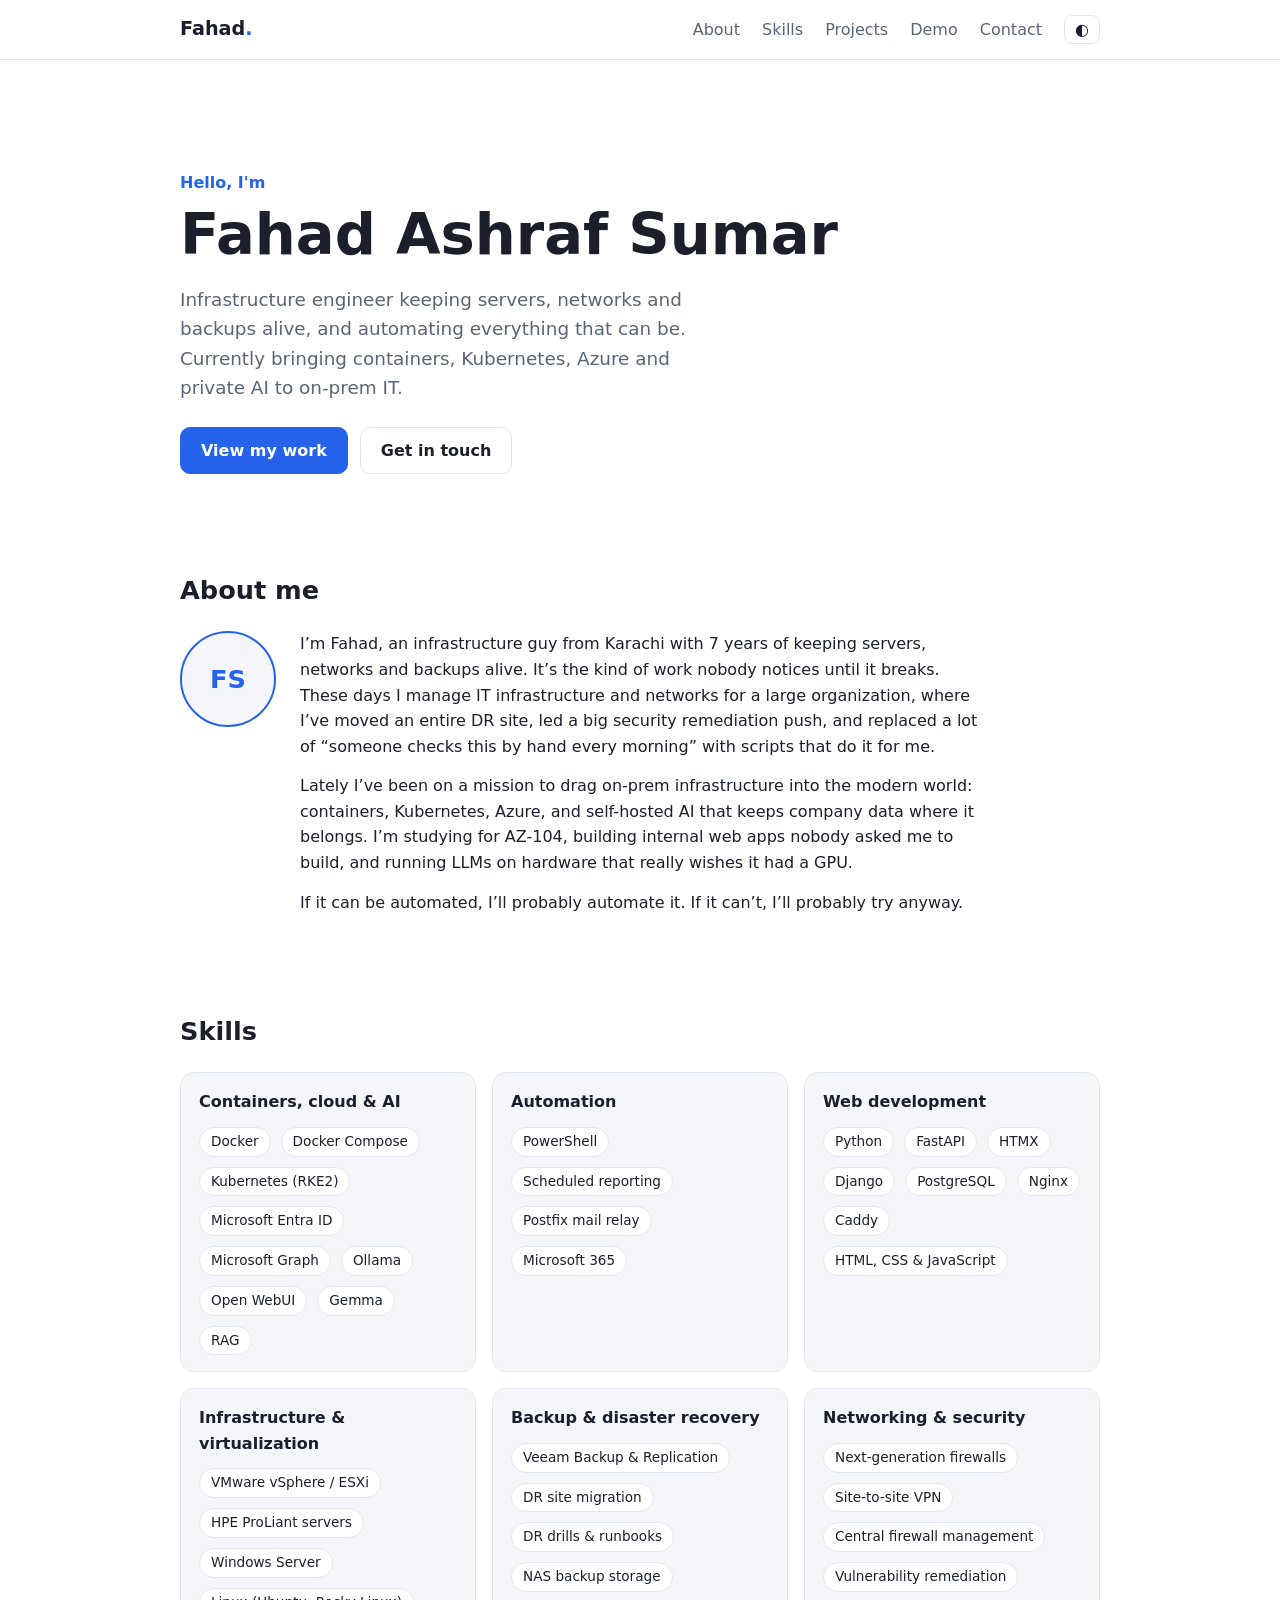
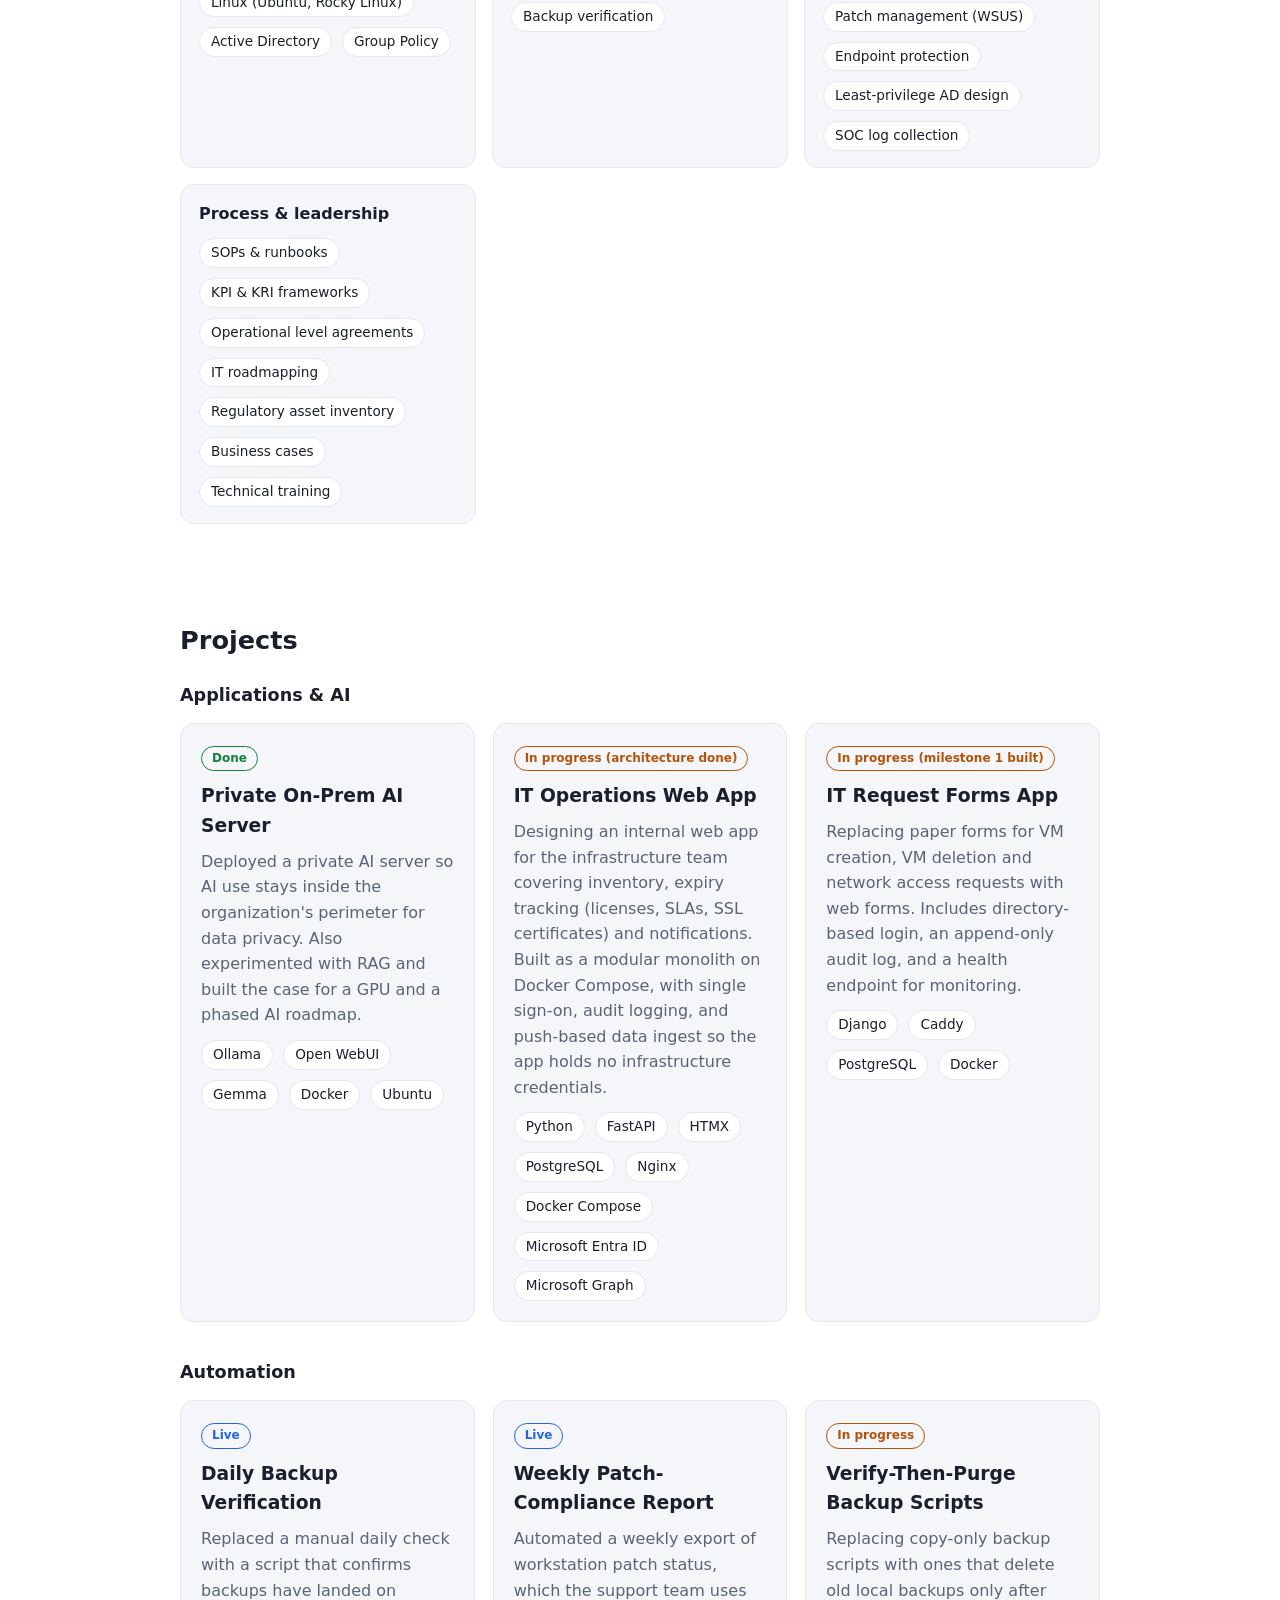
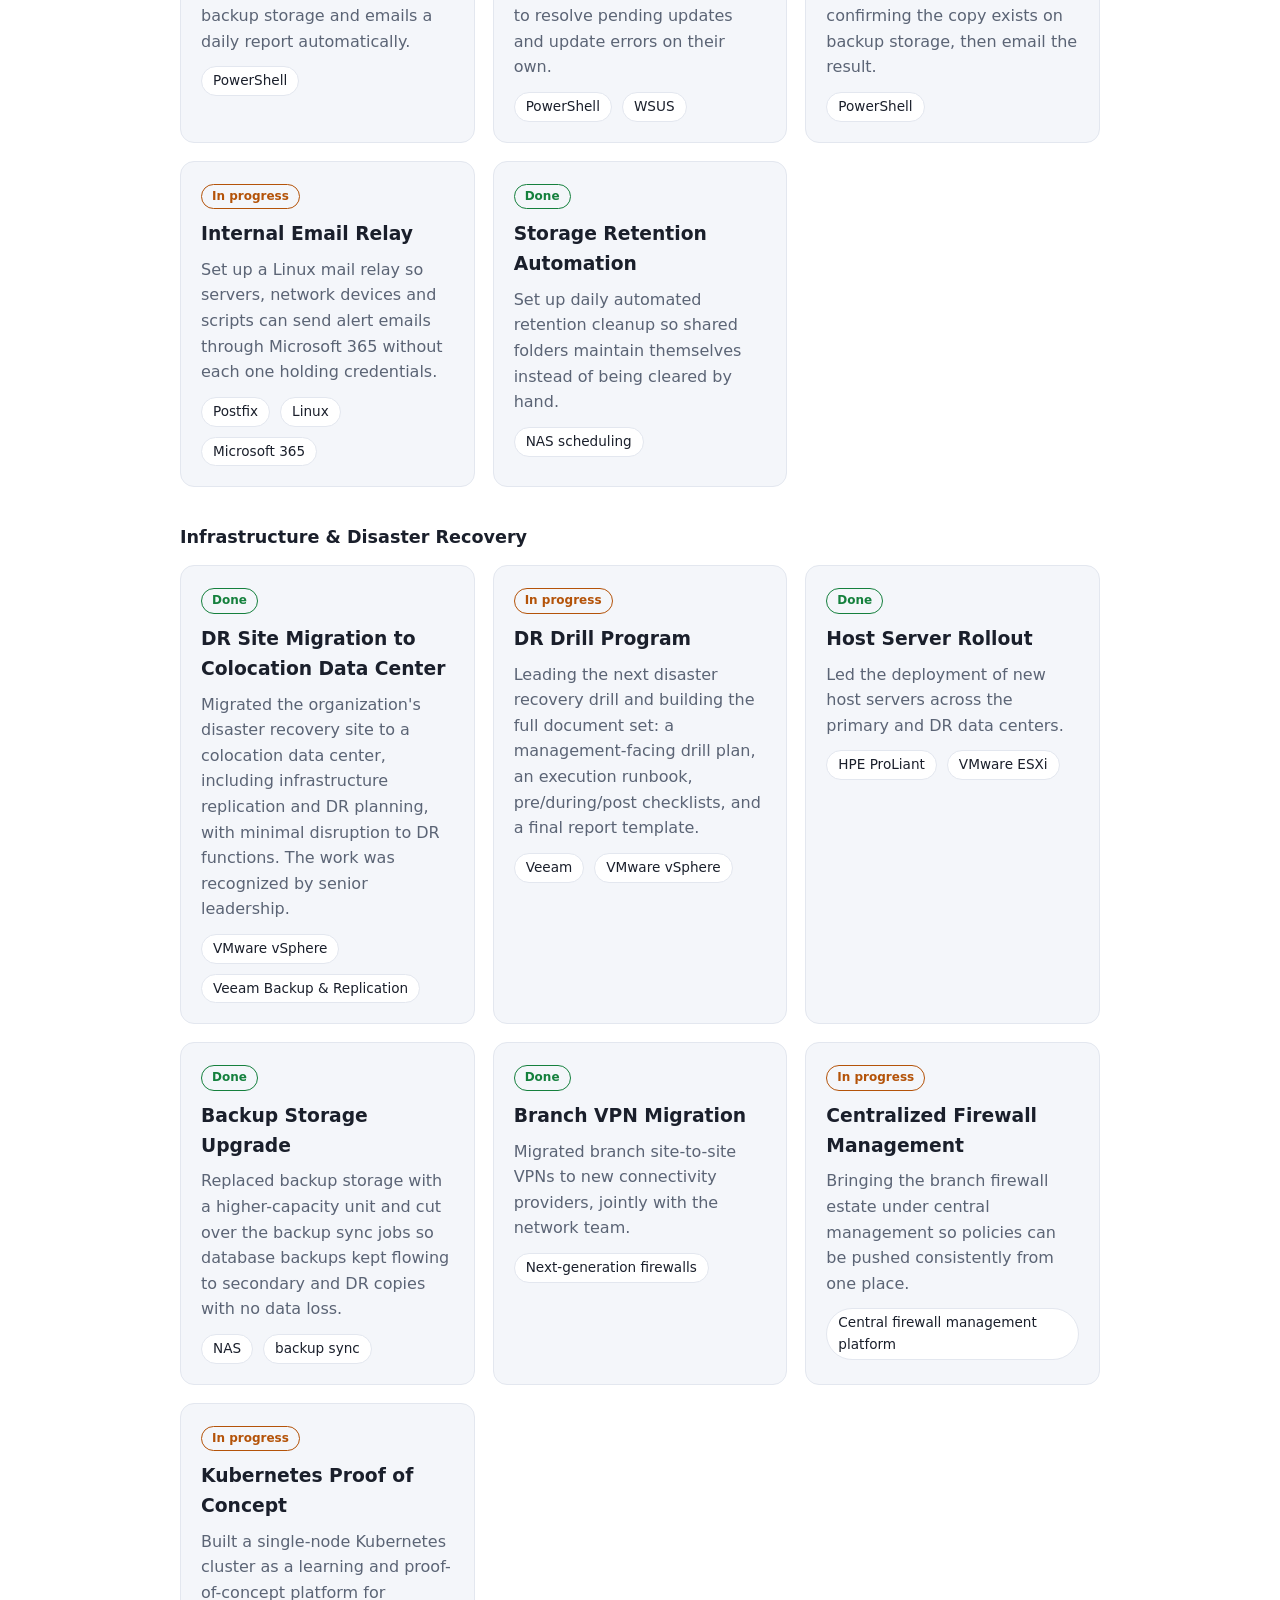
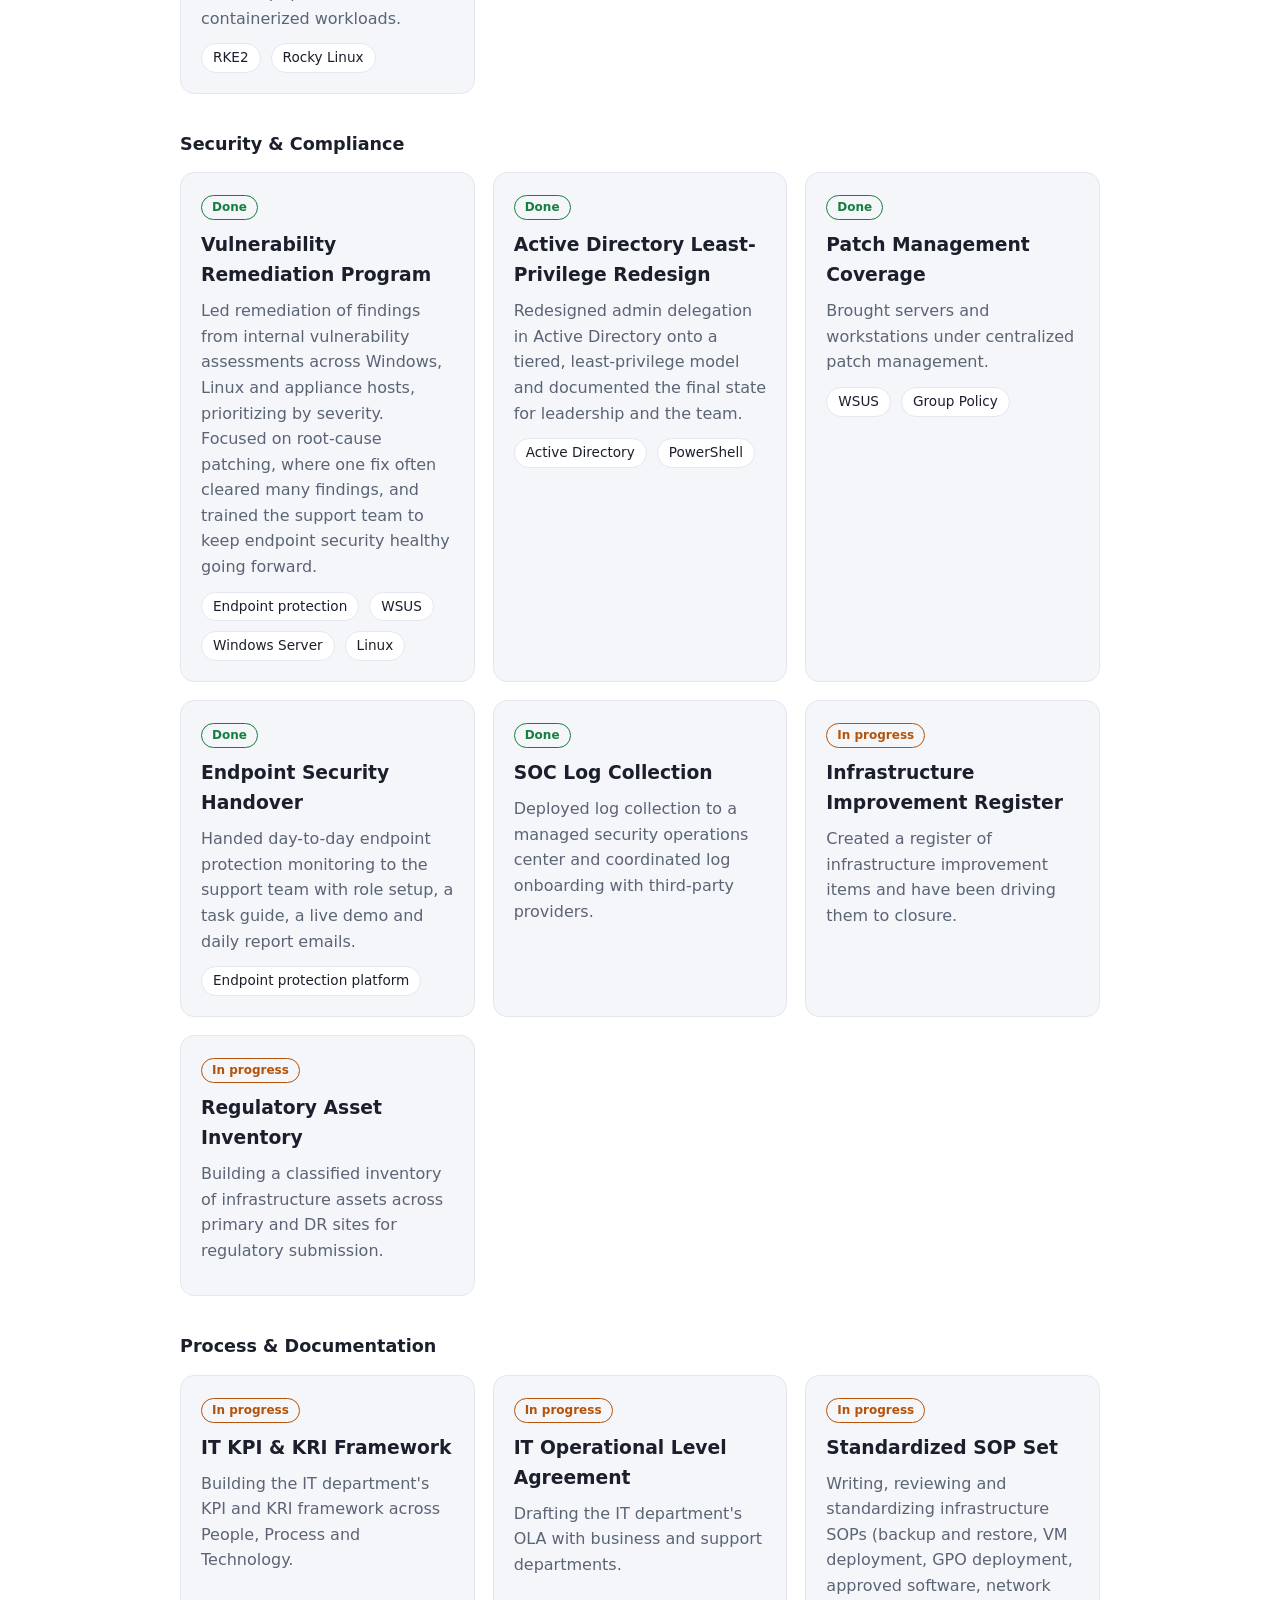
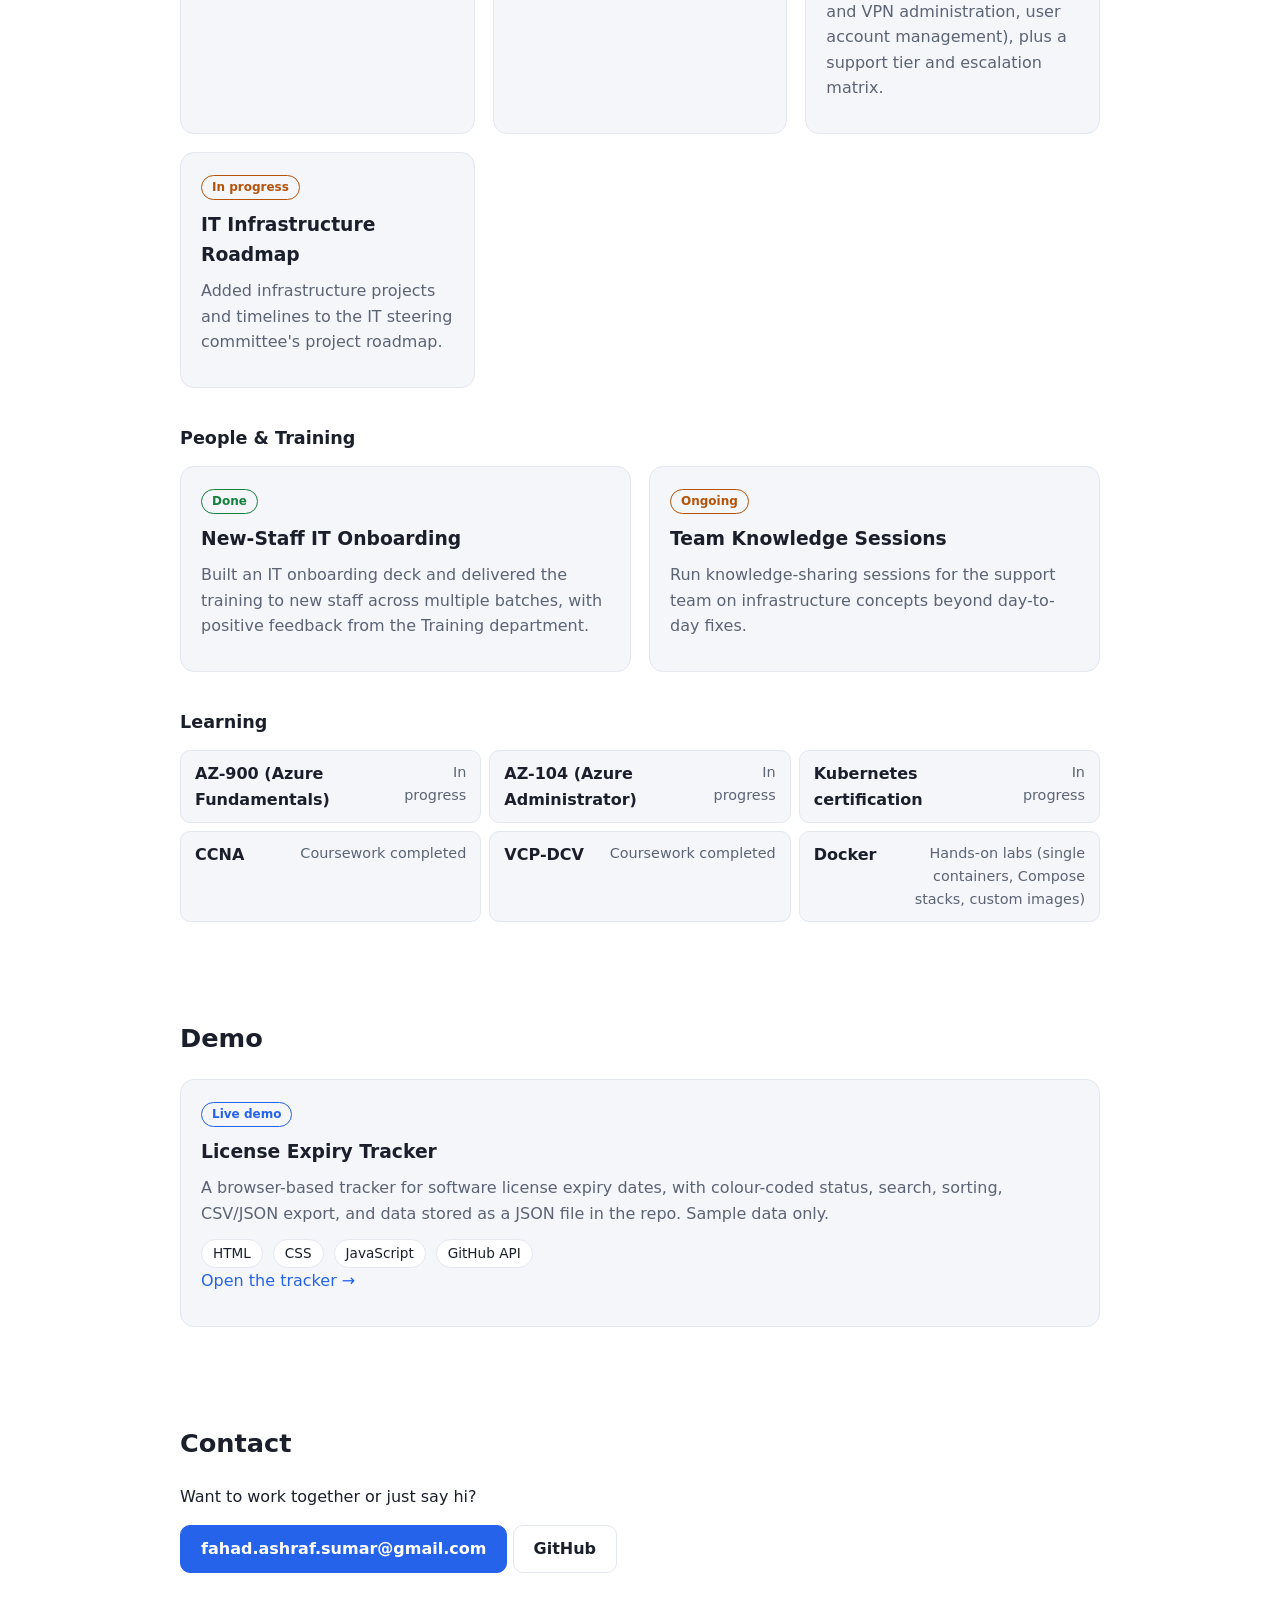
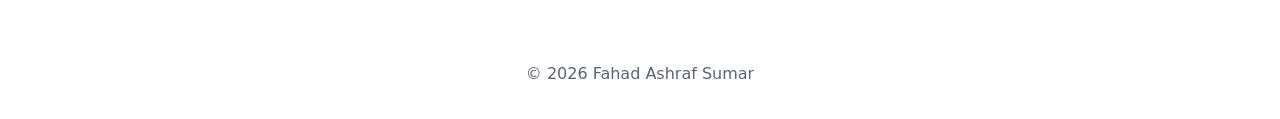
<file: index.html>
<!doctype html>
<html lang="en">
<head>
  <meta charset="utf-8">
  <meta name="viewport" content="width=device-width, initial-scale=1">
  <title>Fahad Ashraf Sumar – Profile</title>
  <meta name="description" content="Fahad Ashraf Sumar, infrastructure engineer: servers, networks, backups, automation, containers and private AI.">
  <link rel="stylesheet" href="style.css">
  <script>
    try {
      var t = localStorage.getItem("theme");
      if (t) document.documentElement.dataset.theme = t;
    } catch (e) {}
  </script>
</head>
<body>
  <header class="nav">
    <a class="brand" href="#top">Fahad<span>.</span></a>
    <button class="menu-btn" id="menuBtn" aria-label="Toggle menu" aria-expanded="false">☰</button>
    <nav id="navLinks">
      <a href="#about">About</a>
      <a href="#skills">Skills</a>
      <a href="#projects">Projects</a>
      <a href="#demo">Demo</a>
      <a href="#contact">Contact</a>
      <button id="themeBtn" class="theme-btn" aria-label="Toggle light/dark theme">◐</button>
    </nav>
  </header>

  <main id="top">
    <section class="hero reveal">
      <p class="eyebrow">Hello, I'm</p>
      <h1>Fahad Ashraf Sumar</h1>
      <p class="lead">Infrastructure engineer keeping servers, networks and backups alive, and automating everything that can be. Currently bringing containers, Kubernetes, Azure and private AI to on-prem IT.</p>
      <div class="cta">
        <a class="btn primary" href="#projects">View my work</a>
        <a class="btn" href="#contact">Get in touch</a>
      </div>
    </section>

    <section id="about" class="reveal">
      <h2>About me</h2>
      <div class="about">
        <div class="avatar" aria-hidden="true">FS</div>
        <div class="bio">
          <p>I’m Fahad, an infrastructure guy from Karachi with 7 years of keeping servers, networks and backups alive. It’s the kind of work nobody notices until it breaks. These days I manage IT infrastructure and networks for a large organization, where I’ve moved an entire DR site, led a big security remediation push, and replaced a lot of “someone checks this by hand every morning” with scripts that do it for me.</p>
          <p>Lately I’ve been on a mission to drag on-prem infrastructure into the modern world: containers, Kubernetes, Azure, and self-hosted AI that keeps company data where it belongs. I’m studying for AZ-104, building internal web apps nobody asked me to build, and running LLMs on hardware that really wishes it had a GPU.</p>
          <p>If it can be automated, I’ll probably automate it. If it can’t, I’ll probably try anyway.</p>
        </div>
      </div>
    </section>

    <section id="skills" class="reveal">
      <h2>Skills</h2>
      <div class="skill-groups">
        <div class="skill-group">
          <h3>Containers, cloud &amp; AI</h3>
          <ul class="tags small"><li>Docker</li><li>Docker Compose</li><li>Kubernetes (RKE2)</li><li>Microsoft Entra ID</li><li>Microsoft Graph</li><li>Ollama</li><li>Open WebUI</li><li>Gemma</li><li>RAG</li></ul>
        </div>
        <div class="skill-group">
          <h3>Automation</h3>
          <ul class="tags small"><li>PowerShell</li><li>Scheduled reporting</li><li>Postfix mail relay</li><li>Microsoft 365</li></ul>
        </div>
        <div class="skill-group">
          <h3>Web development</h3>
          <ul class="tags small"><li>Python</li><li>FastAPI</li><li>HTMX</li><li>Django</li><li>PostgreSQL</li><li>Nginx</li><li>Caddy</li><li>HTML, CSS &amp; JavaScript</li></ul>
        </div>
        <div class="skill-group">
          <h3>Infrastructure &amp; virtualization</h3>
          <ul class="tags small"><li>VMware vSphere / ESXi</li><li>HPE ProLiant servers</li><li>Windows Server</li><li>Linux (Ubuntu, Rocky Linux)</li><li>Active Directory</li><li>Group Policy</li></ul>
        </div>
        <div class="skill-group">
          <h3>Backup &amp; disaster recovery</h3>
          <ul class="tags small"><li>Veeam Backup &amp; Replication</li><li>DR site migration</li><li>DR drills &amp; runbooks</li><li>NAS backup storage</li><li>Backup verification</li></ul>
        </div>
        <div class="skill-group">
          <h3>Networking &amp; security</h3>
          <ul class="tags small"><li>Next-generation firewalls</li><li>Site-to-site VPN</li><li>Central firewall management</li><li>Vulnerability remediation</li><li>Patch management (WSUS)</li><li>Endpoint protection</li><li>Least-privilege AD design</li><li>SOC log collection</li></ul>
        </div>
        <div class="skill-group">
          <h3>Process &amp; leadership</h3>
          <ul class="tags small"><li>SOPs &amp; runbooks</li><li>KPI &amp; KRI frameworks</li><li>Operational level agreements</li><li>IT roadmapping</li><li>Regulatory asset inventory</li><li>Business cases</li><li>Technical training</li></ul>
        </div>
      </div>
    </section>

    <section id="projects" class="reveal">
      <h2>Projects</h2>
      <h3 class="group">Applications &amp; AI</h3>
      <div class="cards">
        <article class="card">
          <span class="status done">Done</span>
          <h3>Private On-Prem AI Server</h3>
          <p>Deployed a private AI server so AI use stays inside the organization&#x27;s perimeter for data privacy. Also experimented with RAG and built the case for a GPU and a phased AI roadmap.</p>
          <ul class="tags small"><li>Ollama</li><li>Open WebUI</li><li>Gemma</li><li>Docker</li><li>Ubuntu</li></ul>
        </article>
        <article class="card">
          <span class="status progress">In progress (architecture done)</span>
          <h3>IT Operations Web App</h3>
          <p>Designing an internal web app for the infrastructure team covering inventory, expiry tracking (licenses, SLAs, SSL certificates) and notifications. Built as a modular monolith on Docker Compose, with single sign-on, audit logging, and push-based data ingest so the app holds no infrastructure credentials.</p>
          <ul class="tags small"><li>Python</li><li>FastAPI</li><li>HTMX</li><li>PostgreSQL</li><li>Nginx</li><li>Docker Compose</li><li>Microsoft Entra ID</li><li>Microsoft Graph</li></ul>
        </article>
        <article class="card">
          <span class="status progress">In progress (milestone 1 built)</span>
          <h3>IT Request Forms App</h3>
          <p>Replacing paper forms for VM creation, VM deletion and network access requests with web forms. Includes directory-based login, an append-only audit log, and a health endpoint for monitoring.</p>
          <ul class="tags small"><li>Django</li><li>Caddy</li><li>PostgreSQL</li><li>Docker</li></ul>
        </article>
      </div>
      <h3 class="group">Automation</h3>
      <div class="cards">
        <article class="card">
          <span class="status live">Live</span>
          <h3>Daily Backup Verification</h3>
          <p>Replaced a manual daily check with a script that confirms backups have landed on backup storage and emails a daily report automatically.</p>
          <ul class="tags small"><li>PowerShell</li></ul>
        </article>
        <article class="card">
          <span class="status live">Live</span>
          <h3>Weekly Patch-Compliance Report</h3>
          <p>Automated a weekly export of workstation patch status, which the support team uses to resolve pending updates and update errors on their own.</p>
          <ul class="tags small"><li>PowerShell</li><li>WSUS</li></ul>
        </article>
        <article class="card">
          <span class="status progress">In progress</span>
          <h3>Verify-Then-Purge Backup Scripts</h3>
          <p>Replacing copy-only backup scripts with ones that delete old local backups only after confirming the copy exists on backup storage, then email the result.</p>
          <ul class="tags small"><li>PowerShell</li></ul>
        </article>
        <article class="card">
          <span class="status progress">In progress</span>
          <h3>Internal Email Relay</h3>
          <p>Set up a Linux mail relay so servers, network devices and scripts can send alert emails through Microsoft 365 without each one holding credentials.</p>
          <ul class="tags small"><li>Postfix</li><li>Linux</li><li>Microsoft 365</li></ul>
        </article>
        <article class="card">
          <span class="status done">Done</span>
          <h3>Storage Retention Automation</h3>
          <p>Set up daily automated retention cleanup so shared folders maintain themselves instead of being cleared by hand.</p>
          <ul class="tags small"><li>NAS scheduling</li></ul>
        </article>
      </div>
      <h3 class="group">Infrastructure &amp; Disaster Recovery</h3>
      <div class="cards">
        <article class="card">
          <span class="status done">Done</span>
          <h3>DR Site Migration to Colocation Data Center</h3>
          <p>Migrated the organization&#x27;s disaster recovery site to a colocation data center, including infrastructure replication and DR planning, with minimal disruption to DR functions. The work was recognized by senior leadership.</p>
          <ul class="tags small"><li>VMware vSphere</li><li>Veeam Backup &amp; Replication</li></ul>
        </article>
        <article class="card">
          <span class="status progress">In progress</span>
          <h3>DR Drill Program</h3>
          <p>Leading the next disaster recovery drill and building the full document set: a management-facing drill plan, an execution runbook, pre/during/post checklists, and a final report template.</p>
          <ul class="tags small"><li>Veeam</li><li>VMware vSphere</li></ul>
        </article>
        <article class="card">
          <span class="status done">Done</span>
          <h3>Host Server Rollout</h3>
          <p>Led the deployment of new host servers across the primary and DR data centers.</p>
          <ul class="tags small"><li>HPE ProLiant</li><li>VMware ESXi</li></ul>
        </article>
        <article class="card">
          <span class="status done">Done</span>
          <h3>Backup Storage Upgrade</h3>
          <p>Replaced backup storage with a higher-capacity unit and cut over the backup sync jobs so database backups kept flowing to secondary and DR copies with no data loss.</p>
          <ul class="tags small"><li>NAS</li><li>backup sync</li></ul>
        </article>
        <article class="card">
          <span class="status done">Done</span>
          <h3>Branch VPN Migration</h3>
          <p>Migrated branch site-to-site VPNs to new connectivity providers, jointly with the network team.</p>
          <ul class="tags small"><li>Next-generation firewalls</li></ul>
        </article>
        <article class="card">
          <span class="status progress">In progress</span>
          <h3>Centralized Firewall Management</h3>
          <p>Bringing the branch firewall estate under central management so policies can be pushed consistently from one place.</p>
          <ul class="tags small"><li>Central firewall management platform</li></ul>
        </article>
        <article class="card">
          <span class="status progress">In progress</span>
          <h3>Kubernetes Proof of Concept</h3>
          <p>Built a single-node Kubernetes cluster as a learning and proof-of-concept platform for containerized workloads.</p>
          <ul class="tags small"><li>RKE2</li><li>Rocky Linux</li></ul>
        </article>
      </div>
      <h3 class="group">Security &amp; Compliance</h3>
      <div class="cards">
        <article class="card">
          <span class="status done">Done</span>
          <h3>Vulnerability Remediation Program</h3>
          <p>Led remediation of findings from internal vulnerability assessments across Windows, Linux and appliance hosts, prioritizing by severity. Focused on root-cause patching, where one fix often cleared many findings, and trained the support team to keep endpoint security healthy going forward.</p>
          <ul class="tags small"><li>Endpoint protection</li><li>WSUS</li><li>Windows Server</li><li>Linux</li></ul>
        </article>
        <article class="card">
          <span class="status done">Done</span>
          <h3>Active Directory Least-Privilege Redesign</h3>
          <p>Redesigned admin delegation in Active Directory onto a tiered, least-privilege model and documented the final state for leadership and the team.</p>
          <ul class="tags small"><li>Active Directory</li><li>PowerShell</li></ul>
        </article>
        <article class="card">
          <span class="status done">Done</span>
          <h3>Patch Management Coverage</h3>
          <p>Brought servers and workstations under centralized patch management.</p>
          <ul class="tags small"><li>WSUS</li><li>Group Policy</li></ul>
        </article>
        <article class="card">
          <span class="status done">Done</span>
          <h3>Endpoint Security Handover</h3>
          <p>Handed day-to-day endpoint protection monitoring to the support team with role setup, a task guide, a live demo and daily report emails.</p>
          <ul class="tags small"><li>Endpoint protection platform</li></ul>
        </article>
        <article class="card">
          <span class="status done">Done</span>
          <h3>SOC Log Collection</h3>
          <p>Deployed log collection to a managed security operations center and coordinated log onboarding with third-party providers.</p>
        </article>
        <article class="card">
          <span class="status progress">In progress</span>
          <h3>Infrastructure Improvement Register</h3>
          <p>Created a register of infrastructure improvement items and have been driving them to closure.</p>
        </article>
        <article class="card">
          <span class="status progress">In progress</span>
          <h3>Regulatory Asset Inventory</h3>
          <p>Building a classified inventory of infrastructure assets across primary and DR sites for regulatory submission.</p>
        </article>
      </div>
      <h3 class="group">Process &amp; Documentation</h3>
      <div class="cards">
        <article class="card">
          <span class="status progress">In progress</span>
          <h3>IT KPI &amp; KRI Framework</h3>
          <p>Building the IT department&#x27;s KPI and KRI framework across People, Process and Technology.</p>
        </article>
        <article class="card">
          <span class="status progress">In progress</span>
          <h3>IT Operational Level Agreement</h3>
          <p>Drafting the IT department&#x27;s OLA with business and support departments.</p>
        </article>
        <article class="card">
          <span class="status progress">In progress</span>
          <h3>Standardized SOP Set</h3>
          <p>Writing, reviewing and standardizing infrastructure SOPs (backup and restore, VM deployment, GPO deployment, approved software, network and VPN administration, user account management), plus a support tier and escalation matrix.</p>
        </article>
        <article class="card">
          <span class="status progress">In progress</span>
          <h3>IT Infrastructure Roadmap</h3>
          <p>Added infrastructure projects and timelines to the IT steering committee&#x27;s project roadmap.</p>
        </article>
      </div>
      <h3 class="group">People &amp; Training</h3>
      <div class="cards">
        <article class="card">
          <span class="status done">Done</span>
          <h3>New-Staff IT Onboarding</h3>
          <p>Built an IT onboarding deck and delivered the training to new staff across multiple batches, with positive feedback from the Training department.</p>
        </article>
        <article class="card">
          <span class="status progress">Ongoing</span>
          <h3>Team Knowledge Sessions</h3>
          <p>Run knowledge-sharing sessions for the support team on infrastructure concepts beyond day-to-day fixes.</p>
        </article>
      </div>
      <h3 class="group">Learning</h3>
      <ul class="learning">
        <li><strong>AZ-900 (Azure Fundamentals)</strong> <span>In progress</span></li>
        <li><strong>AZ-104 (Azure Administrator)</strong> <span>In progress</span></li>
        <li><strong>Kubernetes certification</strong> <span>In progress</span></li>
        <li><strong>CCNA</strong> <span>Coursework completed</span></li>
        <li><strong>VCP-DCV</strong> <span>Coursework completed</span></li>
        <li><strong>Docker</strong> <span>Hands-on labs (single containers, Compose stacks, custom images)</span></li>
      </ul>
    </section>

    <section id="demo" class="reveal">
      <h2>Demo</h2>
      <div class="cards">
        <article class="card">
          <span class="status live">Live demo</span>
          <h3>License Expiry Tracker</h3>
          <p>A browser-based tracker for software license expiry dates, with colour-coded status, search, sorting, CSV/JSON export, and data stored as a JSON file in the repo. Sample data only.</p>
          <ul class="tags small"><li>HTML</li><li>CSS</li><li>JavaScript</li><li>GitHub API</li></ul>
          <p><a href="license-tracker/">Open the tracker →</a></p>
        </article>
      </div>
    </section>

    <section id="contact" class="reveal">
      <h2>Contact</h2>
      <p>Want to work together or just say hi?</p>
      <p><a class="btn primary" href="mailto:fahad.ashraf.sumar@gmail.com">fahad.ashraf.sumar@gmail.com</a>
         <a class="btn" href="https://github.com/fahadashrafsumar">GitHub</a></p>
    </section>
  </main>

  <footer>© <span id="year"></span> Fahad Ashraf Sumar</footer>
  <script src="script.js"></script>
</body>
</html>
</file>
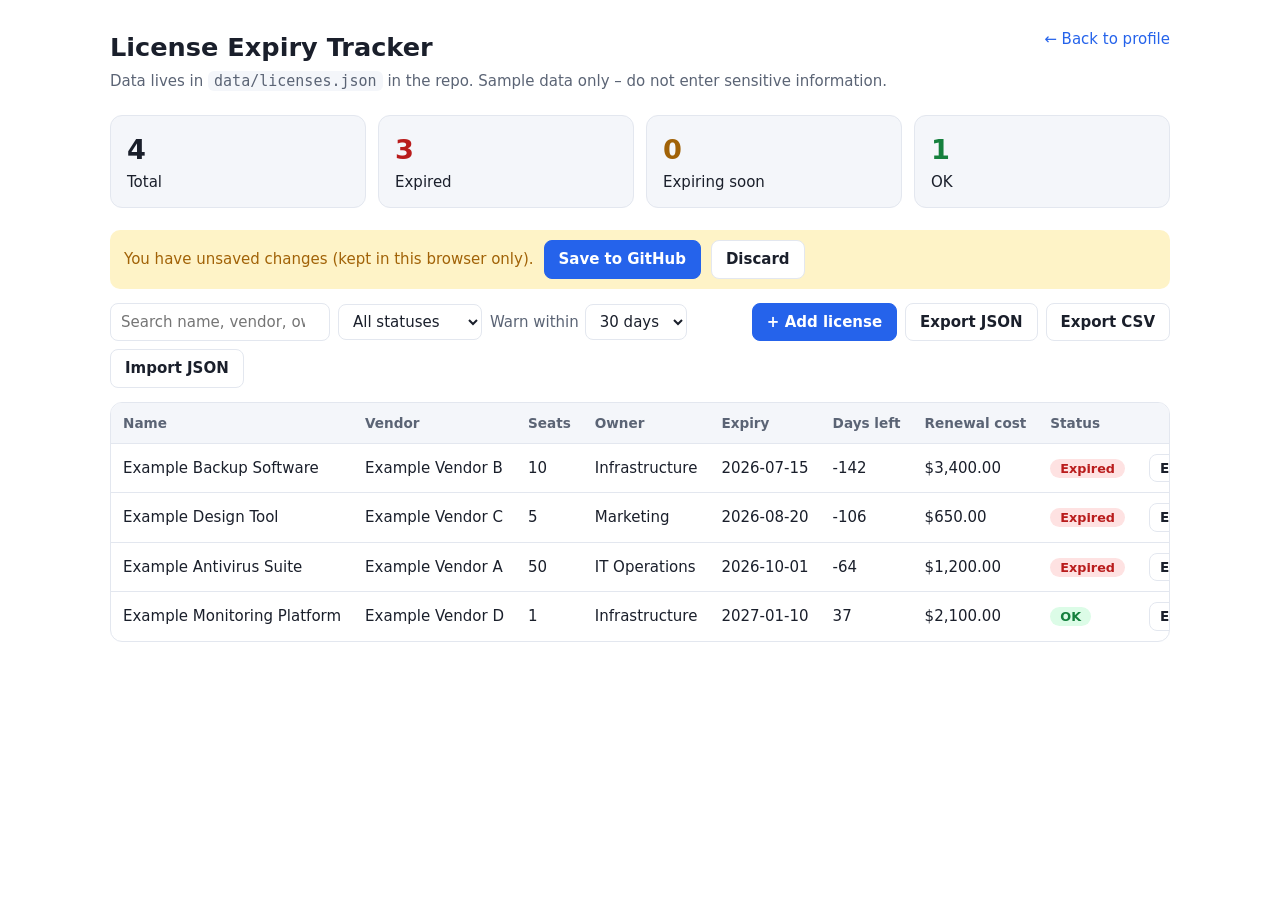
<file: license-tracker/index.html>
<!doctype html>
<html lang="en">
<head>
  <meta charset="utf-8">
  <meta name="viewport" content="width=device-width, initial-scale=1">
  <title>License Expiry Tracker</title>
  <link rel="stylesheet" href="style.css">
</head>
<body>
  <header class="top">
    <div>
      <h1>License Expiry Tracker</h1>
      <p class="muted">Data lives in <code>data/licenses.json</code> in the repo. Sample data only – do not enter sensitive information.</p>
    </div>
    <a class="back" href="../">← Back to profile</a>
  </header>

  <main>
    <section class="stats" id="stats"></section>

    <div id="dirtyBanner" class="banner" hidden>
      You have unsaved changes (kept in this browser only).
      <button id="saveGhBtn" class="btn primary">Save to GitHub</button>
      <button id="resetBtn" class="btn">Discard</button>
    </div>

    <section class="toolbar">
      <input id="search" type="search" placeholder="Search name, vendor, owner…" aria-label="Search">
      <select id="statusFilter" aria-label="Filter by status">
        <option value="">All statuses</option>
        <option value="expired">Expired</option>
        <option value="soon">Expiring soon</option>
        <option value="ok">OK</option>
      </select>
      <label class="inline">Warn within
        <select id="warnDays">
          <option value="30">30 days</option><option value="60">60 days</option><option value="90">90 days</option>
        </select>
      </label>
      <span class="spacer"></span>
      <button id="addBtn" class="btn primary">+ Add license</button>
      <button id="exportJsonBtn" class="btn">Export JSON</button>
      <button id="exportCsvBtn" class="btn">Export CSV</button>
      <button id="importBtn" class="btn">Import JSON</button>
      <input id="importFile" type="file" accept="application/json" hidden>
    </section>

    <div class="table-wrap">
      <table id="table">
        <thead>
          <tr>
            <th data-key="name">Name</th>
            <th data-key="vendor">Vendor</th>
            <th data-key="seats">Seats</th>
            <th data-key="owner">Owner</th>
            <th data-key="expiry">Expiry</th>
            <th data-key="days">Days left</th>
            <th data-key="cost">Renewal cost</th>
            <th>Status</th>
            <th></th>
          </tr>
        </thead>
        <tbody id="tbody"></tbody>
      </table>
      <p id="empty" class="muted" hidden>No licenses match.</p>
    </div>
  </main>

  <dialog id="editDialog">
    <form id="editForm" method="dialog">
      <h2 id="editTitle">Add license</h2>
      <label>Name <input name="name" required maxlength="120"></label>
      <label>Vendor <input name="vendor" maxlength="120"></label>
      <label>Seats <input name="seats" type="number" min="0" step="1" value="1"></label>
      <label>Owner <input name="owner" maxlength="120"></label>
      <label>Purchased <input name="purchased" type="date"></label>
      <label>Expiry <input name="expiry" type="date" required></label>
      <label>Renewal cost <input name="cost" type="number" min="0" step="0.01" value="0"></label>
      <label>Notes <textarea name="notes" rows="2" maxlength="500"></textarea></label>
      <div class="actions">
        <button type="button" id="cancelEdit" class="btn">Cancel</button>
        <button type="submit" class="btn primary">Save</button>
      </div>
    </form>
  </dialog>

  <dialog id="ghDialog">
    <form id="ghForm" method="dialog">
      <h2>Save to GitHub</h2>
      <p class="muted">Commits <code>data/licenses.json</code> to the repo. Paste a fine-grained personal access token limited to this repository with <strong>Contents: Read and write</strong>. It is kept in this tab only (sessionStorage) and never stored in the repo.</p>
      <label>Token <input name="token" type="password" autocomplete="off" required></label>
      <div class="actions">
        <button type="button" id="cancelGh" class="btn">Cancel</button>
        <button type="submit" class="btn primary">Commit</button>
      </div>
      <p id="ghMsg" class="muted" role="status"></p>
    </form>
  </dialog>

  <script src="app.js"></script>
</body>
</html>
</file>
<file: style.css>
:root {
  --bg: #ffffff; --text: #1a1f2b; --muted: #5b6475; --surface: #f4f6fa;
  --border: #e3e7ef; --accent: #2563eb; --accent-text: #ffffff;
}
@media (prefers-color-scheme: dark) {
  :root:not([data-theme="light"]) {
    --bg: #0f131a; --text: #e8ecf3; --muted: #9aa4b5; --surface: #171c26;
    --border: #262d3a; --accent: #5b9bff; --accent-text: #0b1220;
  }
}
:root[data-theme="dark"] {
  --bg: #0f131a; --text: #e8ecf3; --muted: #9aa4b5; --surface: #171c26;
  --border: #262d3a; --accent: #5b9bff; --accent-text: #0b1220;
}
* { box-sizing: border-box; }
html { scroll-behavior: smooth; scroll-padding-top: 72px; }
body { margin: 0; background: var(--bg); color: var(--text);
  font: 16px/1.6 system-ui, -apple-system, "Segoe UI", Roboto, sans-serif; }
main, .nav, footer { max-width: 960px; margin: 0 auto; padding-left: 20px; padding-right: 20px; }
a { color: var(--accent); text-decoration: none; }

.nav { position: sticky; top: 0; z-index: 10; display: flex; align-items: center;
  justify-content: space-between; max-width: none; padding: 14px max(20px, calc((100% - 920px) / 2));
  background: color-mix(in srgb, var(--bg) 88%, transparent); backdrop-filter: blur(8px);
  border-bottom: 1px solid var(--border); }
.brand { font-weight: 700; font-size: 1.2rem; color: var(--text); }
.brand span { color: var(--accent); }
nav { display: flex; align-items: center; gap: 22px; }
nav a { color: var(--muted); font-weight: 500; transition: color .2s; }
nav a:hover { color: var(--accent); }
.theme-btn, .menu-btn { background: none; border: 1px solid var(--border); color: var(--text);
  border-radius: 8px; padding: 4px 10px; font-size: 1rem; cursor: pointer; }
.menu-btn { display: none; }

section { padding: 72px 0 24px; }
.hero { padding-top: 110px; }
.eyebrow { color: var(--accent); font-weight: 600; margin: 0; }
h1 { font-size: clamp(2.2rem, 7vw, 3.6rem); line-height: 1.1; margin: 8px 0 16px; }
h2 { font-size: 1.6rem; margin: 0 0 20px; }
.lead { color: var(--muted); font-size: 1.15rem; max-width: 560px; }
.cta { display: flex; gap: 12px; flex-wrap: wrap; margin-top: 24px; }
.btn { display: inline-block; padding: 10px 20px; border: 1px solid var(--border);
  border-radius: 10px; color: var(--text); font-weight: 600; transition: transform .2s, border-color .2s; }
.btn:hover { transform: translateY(-2px); border-color: var(--accent); }
.btn.primary { background: var(--accent); border-color: var(--accent); color: var(--accent-text); }

.about { display: flex; gap: 24px; align-items: center; }
.avatar { flex: none; width: 96px; height: 96px; border-radius: 50%; background: var(--surface);
  border: 2px solid var(--accent); display: grid; place-items: center; font-weight: 700;
  font-size: 1.6rem; color: var(--accent); }
.tags { list-style: none; padding: 0; margin: 0; display: flex; flex-wrap: wrap; gap: 10px; }
.tags li { background: var(--surface); border: 1px solid var(--border); padding: 6px 14px;
  border-radius: 999px; font-weight: 500; }
.cards { display: grid; grid-template-columns: repeat(auto-fit, minmax(240px, 1fr)); gap: 18px; }
.card { background: var(--surface); border: 1px solid var(--border); border-radius: 14px;
  padding: 20px; transition: transform .2s, border-color .2s; }
.card:hover { transform: translateY(-4px); border-color: var(--accent); }
.card h3 { margin: 0 0 8px; }
.card p { color: var(--muted); margin: 0 0 12px; }
footer { padding-top: 48px; padding-bottom: 32px; color: var(--muted); text-align: center; }

.reveal { opacity: 0; transform: translateY(18px); transition: opacity .6s, transform .6s; }
.reveal.visible { opacity: 1; transform: none; }
@media (prefers-reduced-motion: reduce) {
  .reveal { opacity: 1; transform: none; transition: none; }
  html { scroll-behavior: auto; }
}

@media (max-width: 640px) {
  .menu-btn { display: block; }
  nav { display: none; position: absolute; top: 100%; left: 0; right: 0; flex-direction: column;
    align-items: flex-start; gap: 14px; padding: 16px 20px; background: var(--bg);
    border-bottom: 1px solid var(--border); }
  nav.open { display: flex; }
  .about { flex-direction: column; align-items: flex-start; }
}

h3.sub { margin: 24px 0 12px; font-size: 1rem; color: var(--muted); font-weight: 600; }
.card.featured { grid-column: 1 / -1; }
.card.featured p { color: var(--text); }
.badge { display: inline-block; font-size: .75rem; font-weight: 600; color: var(--accent);
  border: 1px solid var(--accent); border-radius: 999px; padding: 2px 10px; margin-bottom: 10px; }
.tags.small li { font-size: .85rem; padding: 3px 11px; background: var(--bg); }

.about { align-items: flex-start; }
.bio p { margin: 0 0 14px; max-width: 680px; }
.bio p:last-child { margin-bottom: 0; }

h3.group { margin: 36px 0 14px; font-size: 1.1rem; }
h3.group:first-of-type { margin-top: 0; }
.status { display: inline-block; font-size: .75rem; font-weight: 600; border-radius: 999px;
  padding: 2px 10px; margin-bottom: 10px; border: 1px solid currentColor; }
.status.done { color: #15803d; }
.status.live { color: var(--accent); }
.status.progress { color: #b45309; }
.status.planned { color: var(--muted); }
:root[data-theme="dark"] .status.done { color: #86efac; }
:root[data-theme="dark"] .status.progress { color: #fcd34d; }
@media (prefers-color-scheme: dark) {
  :root:not([data-theme="light"]) .status.done { color: #86efac; }
  :root:not([data-theme="light"]) .status.progress { color: #fcd34d; }
}
.learning { list-style: none; padding: 0; margin: 0; display: grid; gap: 8px;
  grid-template-columns: repeat(auto-fit, minmax(260px, 1fr)); }
.learning li { background: var(--surface); border: 1px solid var(--border); border-radius: 10px;
  padding: 10px 14px; display: flex; justify-content: space-between; gap: 10px; }
.learning span { color: var(--muted); font-size: .9rem; text-align: right; }

.skill-groups { display: grid; grid-template-columns: repeat(auto-fit, minmax(280px, 1fr)); gap: 16px; }
.skill-group { background: var(--surface); border: 1px solid var(--border); border-radius: 14px; padding: 16px 18px; }
.skill-group h3 { margin: 0 0 12px; font-size: 1rem; }
</file>
<file: license-tracker/style.css>
:root {
  --bg:#fff; --text:#1a1f2b; --muted:#5b6475; --surface:#f4f6fa; --border:#e3e7ef;
  --accent:#2563eb; --accent-text:#fff;
  --ok:#15803d; --ok-bg:#dcfce7; --soon:#a16207; --soon-bg:#fef3c7; --bad:#b91c1c; --bad-bg:#fee2e2;
}
@media (prefers-color-scheme: dark) {
  :root {
    --bg:#0f131a; --text:#e8ecf3; --muted:#9aa4b5; --surface:#171c26; --border:#262d3a;
    --accent:#5b9bff; --accent-text:#0b1220;
    --ok:#86efac; --ok-bg:#14301f; --soon:#fcd34d; --soon-bg:#3a2e0b; --bad:#fca5a5; --bad-bg:#3b1414;
  }
}
* { box-sizing:border-box; }
body { margin:0; background:var(--bg); color:var(--text); font:15px/1.5 system-ui,-apple-system,"Segoe UI",Roboto,sans-serif; }
header.top, main { max-width:1100px; margin:0 auto; padding:0 20px; }
header.top { display:flex; justify-content:space-between; align-items:flex-start; gap:16px; padding-top:28px; flex-wrap:wrap; }
h1 { margin:0 0 4px; font-size:1.6rem; }
.muted { color:var(--muted); margin:0; }
code { background:var(--surface); padding:1px 6px; border-radius:6px; }
a.back { color:var(--accent); text-decoration:none; font-weight:500; }
.stats { display:grid; grid-template-columns:repeat(auto-fit,minmax(150px,1fr)); gap:12px; margin:22px 0; }
.stat { background:var(--surface); border:1px solid var(--border); border-radius:12px; padding:14px 16px; }
.stat b { display:block; font-size:1.7rem; }
.stat.bad b { color:var(--bad); } .stat.soon b { color:var(--soon); } .stat.ok b { color:var(--ok); }
.banner { background:var(--soon-bg); color:var(--soon); border-radius:10px; padding:10px 14px; margin-bottom:14px; display:flex; gap:10px; align-items:center; flex-wrap:wrap; }
.toolbar { display:flex; gap:8px; flex-wrap:wrap; align-items:center; margin-bottom:14px; }
.spacer { flex:1; }
input, select, textarea { font:inherit; color:var(--text); background:var(--bg); border:1px solid var(--border); border-radius:8px; padding:7px 10px; }
.toolbar input[type=search] { min-width:220px; }
label.inline { display:flex; align-items:center; gap:6px; color:var(--muted); }
.btn { font:inherit; font-weight:600; padding:7px 14px; border-radius:8px; border:1px solid var(--border); background:var(--bg); color:var(--text); cursor:pointer; }
.btn:hover { border-color:var(--accent); }
.btn.primary { background:var(--accent); border-color:var(--accent); color:var(--accent-text); }
.btn.small { padding:3px 10px; font-size:.85rem; }
.table-wrap { overflow-x:auto; border:1px solid var(--border); border-radius:12px; }
table { width:100%; border-collapse:collapse; min-width:820px; }
th, td { text-align:left; padding:10px 12px; border-bottom:1px solid var(--border); white-space:nowrap; }
th { background:var(--surface); font-size:.85rem; color:var(--muted); }
th[data-key] { cursor:pointer; user-select:none; }
tbody tr:last-child td { border-bottom:0; }
.badge { padding:2px 10px; border-radius:999px; font-size:.8rem; font-weight:600; }
.badge.ok { color:var(--ok); background:var(--ok-bg); }
.badge.soon { color:var(--soon); background:var(--soon-bg); }
.badge.expired { color:var(--bad); background:var(--bad-bg); }
#empty { padding:18px; }
dialog { border:1px solid var(--border); border-radius:14px; background:var(--bg); color:var(--text); padding:22px; width:min(480px,92vw); }
dialog::backdrop { background:rgba(0,0,0,.45); }
dialog h2 { margin:0 0 12px; }
dialog label { display:block; margin-bottom:10px; font-size:.9rem; color:var(--muted); }
dialog label input, dialog label textarea { display:block; width:100%; margin-top:3px; color:var(--text); }
.actions { display:flex; justify-content:flex-end; gap:8px; margin-top:12px; }
</file>
